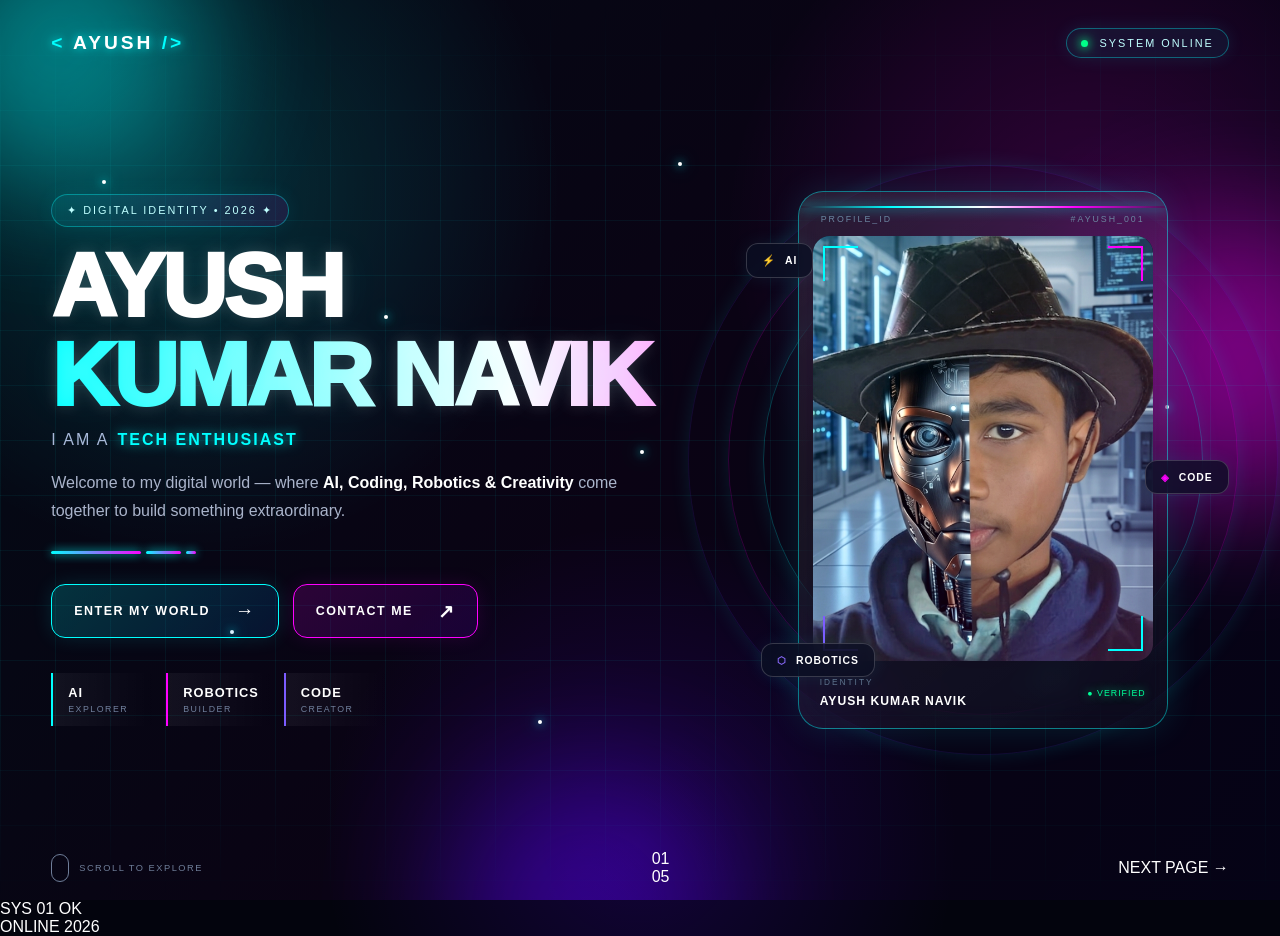
<file: index.html>
<!DOCTYPE html>
<html lang="en">
<head>
    <meta charset="UTF-8">
    <meta name="viewport" content="width=device-width, initial-scale=1.0">

    <title>Ayush Kumar Navik | Digital Identity</title>

    <link rel="stylesheet" href="style.css">
</head>

<body>

    <!-- FUTURISTIC BACKGROUND -->
    <div class="background">
        <div class="orb orb1"></div>
        <div class="orb orb2"></div>
        <div class="orb orb3"></div>

        <div class="grid"></div>

        <div class="particles">
            <span></span><span></span><span></span><span></span><span></span>
            <span></span><span></span><span></span><span></span><span></span>
        </div>
    </div>


    <!-- NAVIGATION -->
    <header class="navbar">

        <div class="logo">
            <span>&lt;</span> AYUSH <span>/&gt;</span>
        </div>

        <div class="status">
            <i></i> SYSTEM ONLINE
        </div>

    </header>


    <!-- MAIN CONTENT -->
    <main class="hero">

        <!-- INTRO -->
        <section class="hero-content">

            <div class="small-tag">
                ✦ DIGITAL IDENTITY • 2026 ✦
            </div>

            <h1>
                AYUSH
                <span>KUMAR NAVIK</span>
            </h1>

            <div class="typing-area">
                <span>I AM A </span>
                <strong>TECH ENTHUSIAST</strong>
            </div>

            <p class="intro">
                Welcome to my digital world — where
                <b>AI, Coding, Robotics & Creativity</b>
                come together to build something extraordinary.
            </p>


            <!-- DECORATIVE ENERGY LINE -->
            <div class="tech-line">
                <span></span>
                <span></span>
                <span></span>
            </div>


            <!-- NAVIGATION BUTTONS -->
            <div class="hero-buttons">

                <a href="page.html" class="main-btn primary-btn">
                    <span>ENTER MY WORLD</span>
                    <b>→</b>
                </a>

                <a href="dude.html" class="main-btn contact-btn">
                    <span>CONTACT ME</span>
                    <b>↗</b>
                </a>

            </div>


            <!-- QUICK INFO -->
            <div class="quick-stats">

                <div class="stat">
                    <strong>AI</strong>
                    <span>EXPLORER</span>
                </div>

                <div class="stat">
                    <strong>ROBOTICS</strong>
                    <span>BUILDER</span>
                </div>

                <div class="stat">
                    <strong>CODE</strong>
                    <span>CREATOR</span>
                </div>

            </div>

        </section>


        <!-- PROFILE -->
        <section class="profile-zone">

            <div class="energy-ring ring-one"></div>
            <div class="energy-ring ring-two"></div>
            <div class="energy-ring ring-three"></div>


            <div class="profile-card">

                <div class="scan-line"></div>

                <div class="profile-top">
                    <span>PROFILE_ID</span>
                    <span>#AYUSH_001</span>
                </div>


                <div class="photo-container">

                    <div class="corner c1"></div>
                    <div class="corner c2"></div>
                    <div class="corner c3"></div>
                    <div class="corner c4"></div>

                    <img
                        src="Ayushkumarnavik.jpg"
                        alt="Ayush Kumar Navik"
                    >

                    <div class="image-glow"></div>

                </div>


                <div class="profile-bottom">

                    <div>
                        <small>IDENTITY</small>
                        <strong>AYUSH KUMAR NAVIK</strong>
                    </div>

                    <div class="verified">
                        ● VERIFIED
                    </div>

                </div>

            </div>


            <!-- FLOATING MOVING ELEMENTS -->
            <div class="floating-chip chip-one">
                <span>⚡</span> AI
            </div>

            <div class="floating-chip chip-two">
                <span>◈</span> CODE
            </div>

            <div class="floating-chip chip-three">
                <span>⬡</span> ROBOTICS
            </div>

        </section>

    </main>


    <!-- BOTTOM NAVIGATION -->
    <footer class="bottom-bar">

        <div class="scroll-indicator">
            <span class="scroll-wheel"></span>
            SCROLL TO EXPLORE
        </div>

        <div class="page-number">
            <span>01</span>
            <div></div>
            <span>05</span>
        </div>

        <a href="page.html" class="next-page">
            NEXT PAGE <span>→</span>
        </a>

    </footer>


    <!-- HUD DECORATIONS -->
    <div class="hud hud-left">
        <span>SYS</span>
        <span>01</span>
        <span>OK</span>
    </div>

    <div class="hud hud-right">
        <span>ONLINE</span>
        <span>2026</span>
    </div>

</body>
</html>
</file>
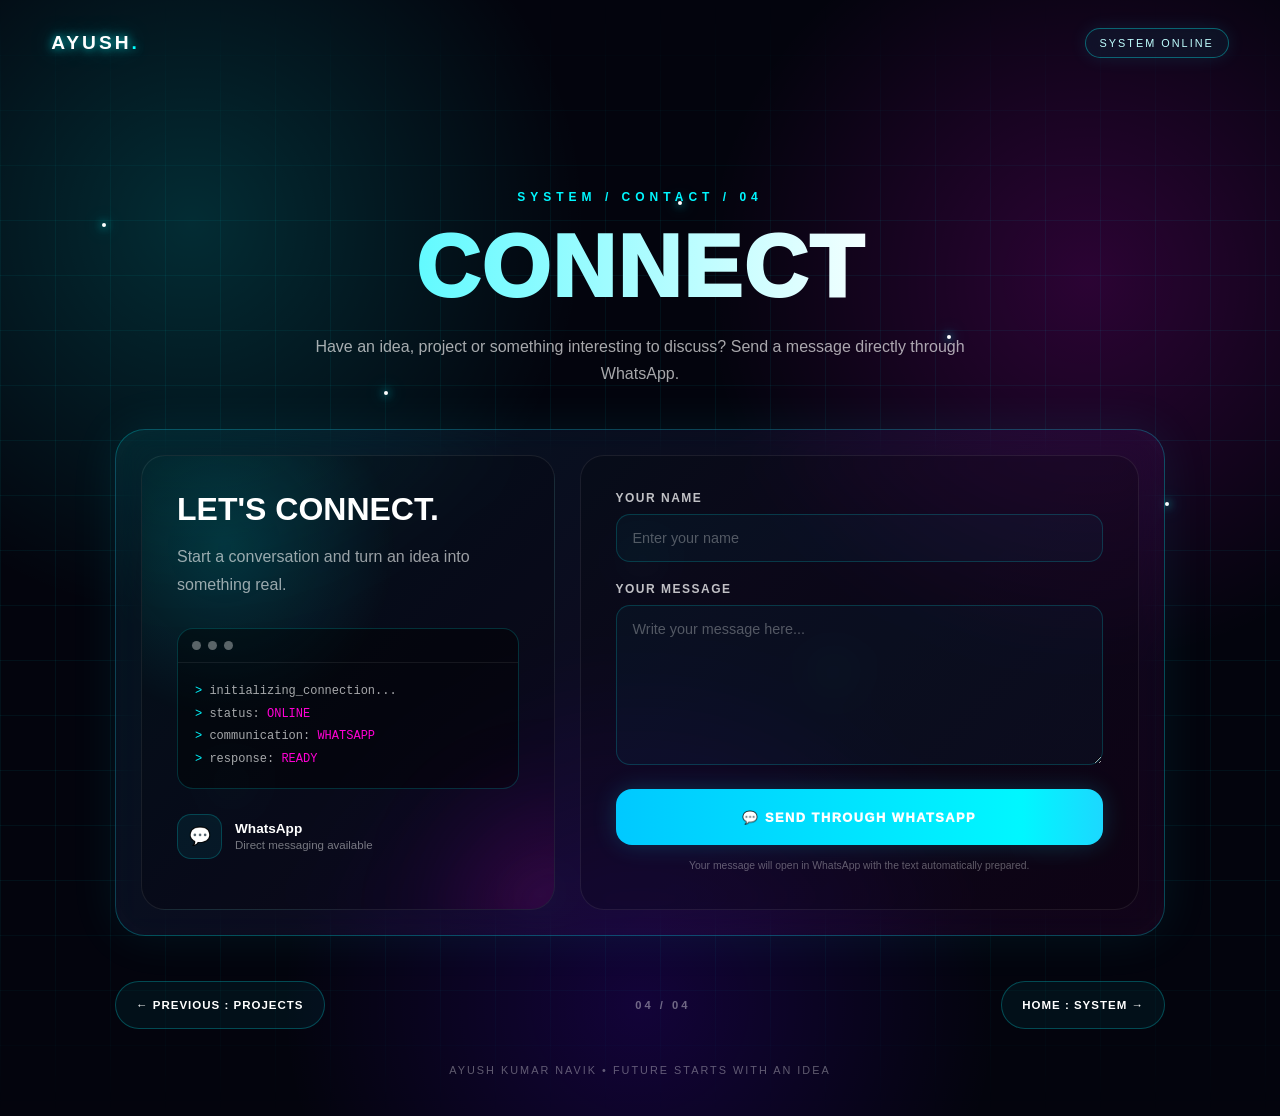
<file: dude.html>
<!DOCTYPE html>
<html lang="en">
<head>
    <meta charset="UTF-8">
    <meta name="viewport" content="width=device-width, initial-scale=1.0">

    <title>Contact | Ayush Kumar Navik</title>

    <link rel="stylesheet" href="style.css">

    <style>
        /* ================================
           CONTACT PAGE
        ================================= */

        .contact-page {
            min-height: 100vh;
            padding: 105px 18px 40px;
            position: relative;
            z-index: 5;
        }

        .contact-container {
            width: min(1050px, 100%);
            margin: auto;
        }

        /* HEADER */

        .contact-heading {
            text-align: center;
            margin-bottom: 42px;
        }

        .contact-heading .small-title {
            color: #00f7ff;
            font-size: 0.75rem;
            font-weight: 900;
            letter-spacing: 5px;
            margin-bottom: 12px;
        }

        .contact-heading h1 {
            margin: 0;

            font-size: clamp(2.7rem, 8vw, 5.5rem);
            font-weight: 1000;
            letter-spacing: 2px;

            background:
                linear-gradient(
                    90deg,
                    #00f7ff,
                    #ffffff,
                    #ff00d4,
                    #8b5cff,
                    #00f7ff
                );

            background-size: 300%;

            -webkit-background-clip: text;
            background-clip: text;

            color: transparent;

            animation: gradientText 7s linear infinite;
        }

        .contact-heading p {
            max-width: 650px;
            margin: 15px auto 0;

            color: rgba(255,255,255,0.65);
            line-height: 1.7;
        }

        /* MAIN CONTACT CARD */

        .contact-card {
            display: grid;
            grid-template-columns: 0.85fr 1.15fr;
            gap: 25px;

            padding: 25px;

            border-radius: 30px;

            border: 1px solid rgba(0,247,255,0.25);

            background:
                linear-gradient(
                    135deg,
                    rgba(0,247,255,0.08),
                    rgba(139,92,255,0.08),
                    rgba(255,0,212,0.06)
                );

            backdrop-filter: blur(18px);

            box-shadow:
                0 0 50px rgba(0,247,255,0.08),
                inset 0 0 40px rgba(255,255,255,0.015);
        }

        /* LEFT SIDE */

        .contact-info {
            position: relative;
            overflow: hidden;

            min-height: 450px;

            padding: 35px;

            border-radius: 24px;

            background:
                radial-gradient(
                    circle at 20% 20%,
                    rgba(0,247,255,0.15),
                    transparent 35%
                ),
                rgba(0,0,0,0.2);

            border: 1px solid rgba(255,255,255,0.08);
        }

        .contact-info::after {
            content: "";

            position: absolute;

            width: 180px;
            height: 180px;

            border-radius: 50%;

            right: -90px;
            bottom: -90px;

            background: rgba(255,0,212,0.15);

            filter: blur(55px);
        }

        .contact-info h2 {
            margin: 0 0 15px;

            font-size: 2rem;
            color: white;
        }

        .contact-info > p {
            color: rgba(255,255,255,0.6);
            line-height: 1.7;
        }

        /* TERMINAL */

        .terminal {
            margin-top: 30px;

            border-radius: 16px;

            overflow: hidden;

            border: 1px solid rgba(0,247,255,0.18);

            background: rgba(0,0,0,0.4);
        }

        .terminal-top {
            display: flex;
            gap: 7px;

            padding: 12px 14px;

            border-bottom: 1px solid rgba(255,255,255,0.07);
        }

        .terminal-dot {
            width: 9px;
            height: 9px;

            border-radius: 50%;

            background: rgba(255,255,255,0.35);
        }

        .terminal-body {
            padding: 17px;

            font-family: monospace;

            font-size: 0.75rem;

            line-height: 1.9;

            color: rgba(255,255,255,0.65);
        }

        .terminal-body .cyan {
            color: #00f7ff;
        }

        .terminal-body .pink {
            color: #ff00d4;
        }

        /* CONTACT DETAILS */

        .contact-detail {
            display: flex;
            align-items: center;
            gap: 13px;

            margin-top: 25px;
        }

        .detail-icon {
            width: 45px;
            height: 45px;

            display: flex;
            align-items: center;
            justify-content: center;

            border-radius: 14px;

            border: 1px solid rgba(0,247,255,0.2);

            background: rgba(0,247,255,0.06);

            font-size: 1.1rem;
        }

        .contact-detail strong {
            display: block;
            color: white;
            font-size: 0.85rem;
        }

        .contact-detail span {
            display: block;
            color: rgba(255,255,255,0.45);
            font-size: 0.72rem;
            margin-top: 3px;
        }

        /* FORM */

        .contact-form {
            padding: 35px;

            border-radius: 24px;

            border: 1px solid rgba(255,255,255,0.08);

            background: rgba(0,0,0,0.18);
        }

        .form-label {
            display: block;

            margin-bottom: 9px;

            color: rgba(255,255,255,0.75);

            font-size: 0.75rem;

            font-weight: 900;

            letter-spacing: 1.5px;
        }

        .input-box {
            width: 100%;

            box-sizing: border-box;

            padding: 15px 16px;

            margin-bottom: 20px;

            border-radius: 14px;

            border: 1px solid rgba(0,247,255,0.18);

            outline: none;

            background: rgba(0,247,255,0.035);

            color: white;

            font-family: inherit;

            font-size: 0.9rem;

            transition: 0.3s ease;
        }

        .input-box::placeholder {
            color: rgba(255,255,255,0.3);
        }

        .input-box:focus {
            border-color: #00f7ff;

            background: rgba(0,247,255,0.06);

            box-shadow:
                0 0 20px rgba(0,247,255,0.1);
        }

        textarea.input-box {
            min-height: 160px;
            resize: vertical;
        }

        /* SEND BUTTON */

        .whatsapp-btn {
            width: 100%;

            min-height: 56px;

            border: 0;
            border-radius: 16px;

            cursor: pointer;

            color: white;

            font-family: inherit;

            font-size: 0.8rem;

            font-weight: 1000;

            letter-spacing: 1.5px;

            background:
                linear-gradient(
                    90deg,
                    #00c9ff,
                    #00f7ff,
                    #8b5cff,
                    #ff00d4
                );

            background-size: 250%;

            box-shadow:
                0 0 25px rgba(0,247,255,0.18);

            transition:
                transform 0.3s ease,
                box-shadow 0.3s ease;

            animation: buttonFlow 5s linear infinite;
        }

        .whatsapp-btn:hover {
            transform: translateY(-4px);

            box-shadow:
                0 0 35px rgba(0,247,255,0.35),
                0 0 60px rgba(255,0,212,0.15);
        }

        @keyframes buttonFlow {
            0% {
                background-position: 0%;
            }

            100% {
                background-position: 250%;
            }
        }

        .form-note {
            text-align: center;

            margin-top: 13px;

            color: rgba(255,255,255,0.35);

            font-size: 0.65rem;

            line-height: 1.5;
        }

        /* SUCCESS MESSAGE */

        .success-message {
            display: none;

            margin-top: 15px;

            padding: 13px;

            border-radius: 12px;

            text-align: center;

            color: #dfffff;

            background: rgba(0,247,255,0.07);

            border: 1px solid rgba(0,247,255,0.2);

            font-size: 0.75rem;
        }

        /* NAVIGATION */

        .page-navigation {
            display: flex;

            justify-content: space-between;

            align-items: center;

            gap: 15px;

            margin-top: 45px;
        }

        .nav-page-btn {
            display: inline-flex;

            align-items: center;
            justify-content: center;

            min-height: 48px;

            padding: 0 20px;

            border-radius: 50px;

            color: white;

            text-decoration: none;

            border: 1px solid rgba(0,247,255,0.25);

            background: rgba(0,247,255,0.05);

            font-size: 0.72rem;

            font-weight: 900;

            letter-spacing: 1px;

            transition: 0.3s ease;
        }

        .nav-page-btn:hover {
            transform: translateY(-3px);

            border-color: #00f7ff;

            background: rgba(0,247,255,0.12);

            box-shadow:
                0 0 25px rgba(0,247,255,0.18);
        }

        .page-counter {
            color: rgba(255,255,255,0.4);

            font-size: 0.7rem;

            font-weight: 900;

            letter-spacing: 3px;
        }

        /* FINAL LINE */

        .final-line {
            text-align: center;

            margin-top: 35px;

            color: rgba(255,255,255,0.35);

            font-size: 0.68rem;

            letter-spacing: 2px;
        }

        /* MOBILE */

        @media (max-width: 850px) {

            .contact-page {
                padding: 95px 14px 30px;
            }

            .contact-card {
                grid-template-columns: 1fr;
                padding: 14px;
            }

            .contact-info {
                min-height: auto;
                padding: 27px;
            }

            .contact-form {
                padding: 27px;
            }
        }

        @media (max-width: 520px) {

            .contact-heading h1 {
                font-size: 2.65rem;
            }

            .contact-heading p {
                font-size: 0.82rem;
            }

            .contact-info,
            .contact-form {
                padding: 22px;
            }

            .contact-info h2 {
                font-size: 1.55rem;
            }

            .page-navigation {
                flex-direction: column;
            }

            .nav-page-btn {
                width: 100%;
            }

            .page-counter {
                order: -1;
            }
        }
    </style>
</head>

<body>

    <!-- FUTURISTIC BACKGROUND -->

    <div class="orb orb-one"></div>
    <div class="orb orb-two"></div>
    <div class="grid"></div>

    <div class="particles">
        <span></span>
        <span></span>
        <span></span>
        <span></span>
        <span></span>
        <span></span>
        <span></span>
        <span></span>
        <span></span>
        <span></span>
    </div>


    <!-- NAVBAR -->

    <nav class="navbar">

        <a href="index.html" class="logo">
            AYUSH<span>.</span>
        </a>

        <div class="status">
            <span></span>
            SYSTEM ONLINE
        </div>

    </nav>


    <!-- CONTACT PAGE -->

    <main class="contact-page">

        <div class="contact-container">


            <!-- HEADING -->

            <header class="contact-heading">

                <div class="small-title">
                    SYSTEM / CONTACT / 04
                </div>

                <h1>CONNECT</h1>

                <p>
                    Have an idea, project or something interesting
                    to discuss? Send a message directly through
                    WhatsApp.
                </p>

            </header>


            <!-- CONTACT CARD -->

            <section class="contact-card">


                <!-- LEFT -->

                <div class="contact-info">

                    <h2>
                        LET'S CONNECT.
                    </h2>

                    <p>
                        Start a conversation and turn an idea
                        into something real.
                    </p>


                    <!-- TERMINAL -->

                    <div class="terminal">

                        <div class="terminal-top">

                            <span class="terminal-dot"></span>
                            <span class="terminal-dot"></span>
                            <span class="terminal-dot"></span>

                        </div>

                        <div class="terminal-body">

                            <div>
                                <span class="cyan">></span>
                                initializing_connection...
                            </div>

                            <div>
                                <span class="cyan">></span>
                                status:
                                <span class="pink">ONLINE</span>
                            </div>

                            <div>
                                <span class="cyan">></span>
                                communication:
                                <span class="pink">WHATSAPP</span>
                            </div>

                            <div>
                                <span class="cyan">></span>
                                response:
                                <span class="pink">READY</span>
                            </div>

                        </div>

                    </div>


                    <!-- CONTACT DETAIL -->

                    <div class="contact-detail">

                        <div class="detail-icon">
                            💬
                        </div>

                        <div>
                            <strong>WhatsApp</strong>
                            <span>Direct messaging available</span>
                        </div>

                    </div>

                </div>


                <!-- RIGHT FORM -->

                <div class="contact-form">

                    <form id="whatsappForm">

                        <label class="form-label" for="visitorName">
                            YOUR NAME
                        </label>

                        <input
                            class="input-box"
                            id="visitorName"
                            type="text"
                            placeholder="Enter your name"
                            maxlength="50"
                            required
                        >


                        <label class="form-label" for="visitorMessage">
                            YOUR MESSAGE
                        </label>

                        <textarea
                            class="input-box"
                            id="visitorMessage"
                            placeholder="Write your message here..."
                            maxlength="1000"
                            required
                        ></textarea>


                        <button
                            class="whatsapp-btn"
                            type="submit"
                        >
                            💬 SEND THROUGH WHATSAPP
                        </button>

                        <div
                            class="success-message"
                            id="successMessage"
                        >
                            Message prepared. Opening WhatsApp...
                        </div>

                        <div class="form-note">
                            Your message will open in WhatsApp
                            with the text automatically prepared.
                        </div>

                    </form>

                </div>

            </section>


            <!-- NAVIGATION -->

            <div class="page-navigation">

                <a href="hello.html" class="nav-page-btn">
                    ← PREVIOUS : PROJECTS
                </a>

                <div class="page-counter">
                    04 / 04
                </div>

                <a href="index.html" class="nav-page-btn">
                    HOME : SYSTEM →
                </a>

            </div>


            <div class="final-line">
                AYUSH KUMAR NAVIK • FUTURE STARTS WITH AN IDEA
            </div>

        </div>

    </main>


    <!-- WHATSAPP SCRIPT -->

    <script>
        const form = document.getElementById("whatsappForm");
        const successMessage = document.getElementById("successMessage");

        form.addEventListener("submit", function(event) {

            event.preventDefault();

            const name =
                document.getElementById("visitorName").value.trim();

            const message =
                document.getElementById("visitorMessage").value.trim();

            if (!name || !message) {
                return;
            }

            const phoneNumber = "917739362847";

            const whatsappMessage =
                "Hello Ayush!%0A%0A" +
                "Name: " +
                encodeURIComponent(name) +
                "%0A%0A" +
                "Message:%0A" +
                encodeURIComponent(message);

            const whatsappURL =
                "https://wa.me/" +
                phoneNumber +
                "?text=" +
                whatsappMessage;

            successMessage.style.display = "block";

            setTimeout(function() {

                window.open(
                    whatsappURL,
                    "_blank"
                );

            }, 500);

        });
    </script>

</body>
</html>
</file>
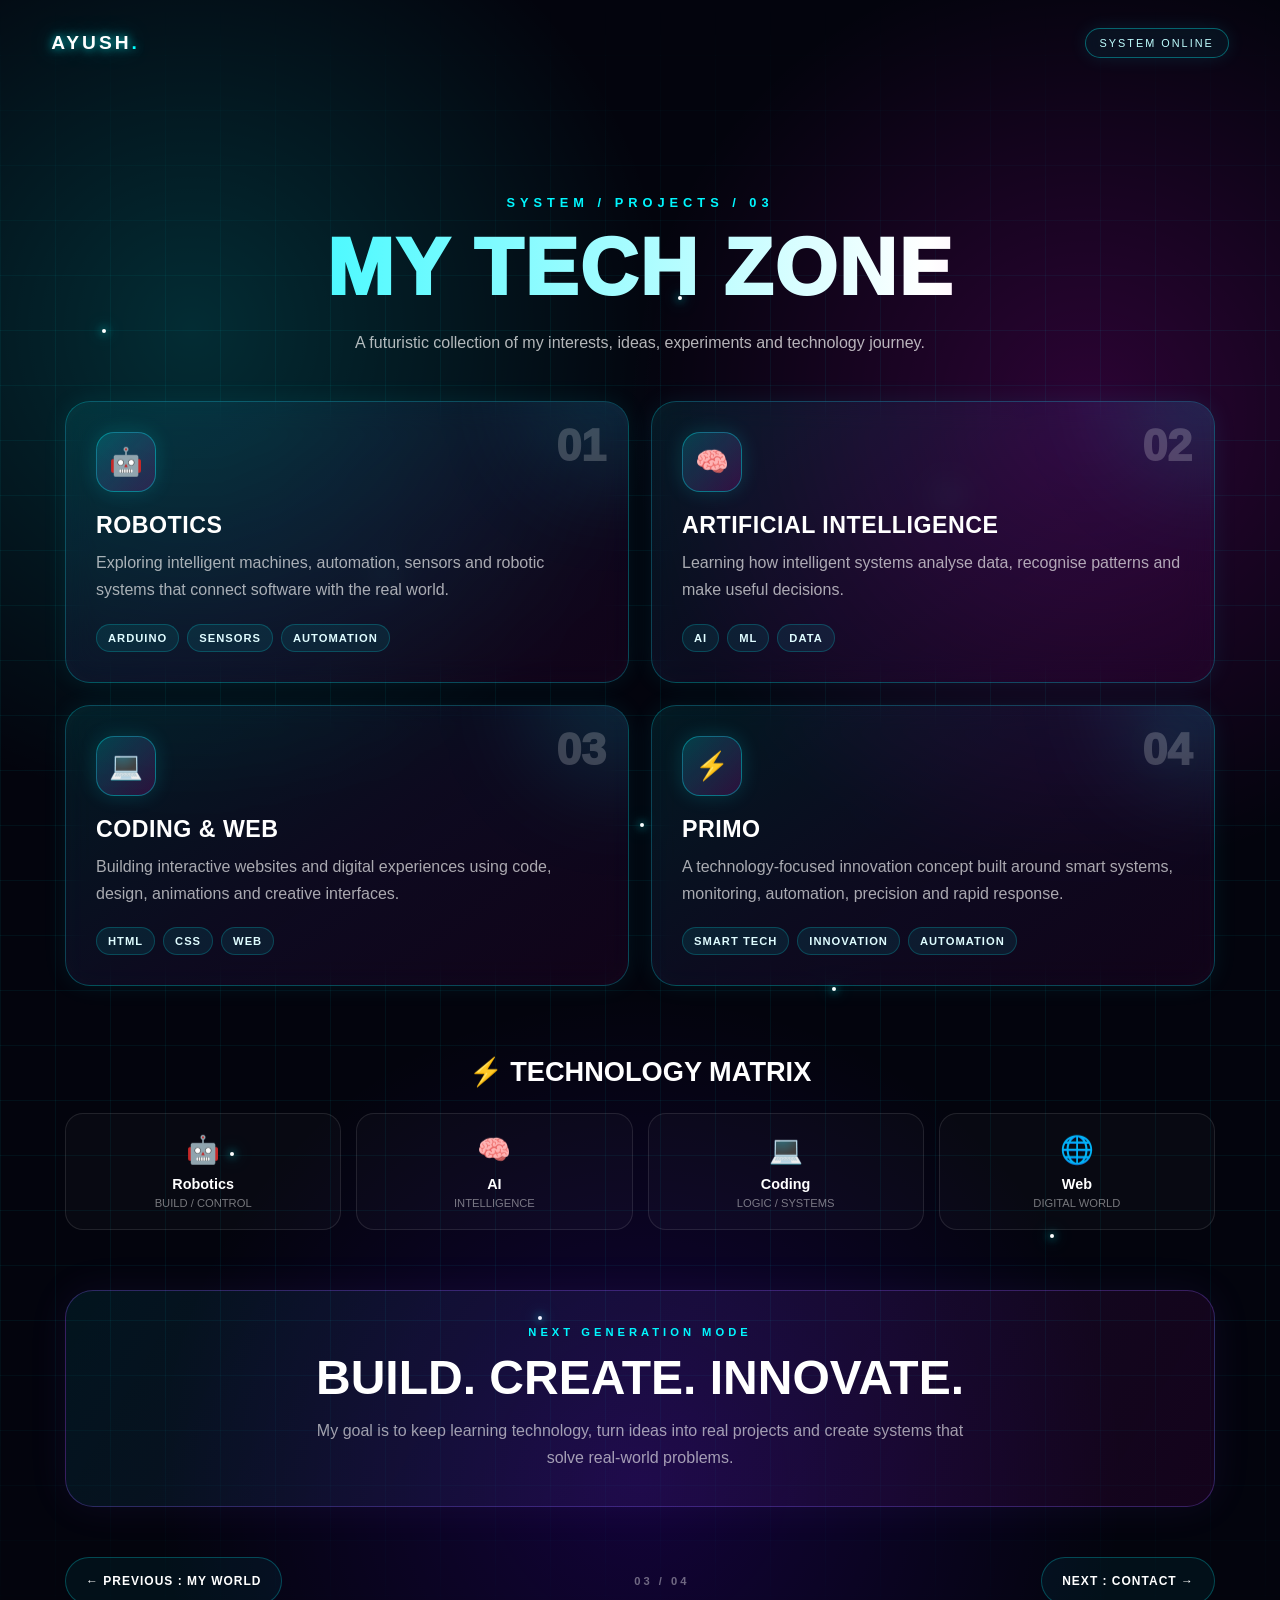
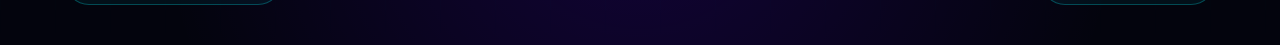
<file: hello.html>
<!DOCTYPE html>
<html lang="en">
<head>
    <meta charset="UTF-8">
    <meta name="viewport" content="width=device-width, initial-scale=1.0">

    <title>Projects | Ayush Kumar Navik</title>

    <link rel="stylesheet" href="style.css">

    <style>
        /* ================================
           PROJECTS PAGE
        ================================= */

        .projects-page {
            min-height: 100vh;
            padding: 110px 20px 40px;
            position: relative;
            z-index: 5;
        }

        .projects-container {
            width: min(1150px, 100%);
            margin: auto;
        }

        .page-heading {
            text-align: center;
            margin-bottom: 45px;
        }

        .page-heading .small-title {
            color: #00f7ff;
            font-size: 0.8rem;
            letter-spacing: 5px;
            font-weight: 800;
            margin-bottom: 12px;
        }

        .page-heading h1 {
            margin: 0;
            font-size: clamp(2.5rem, 7vw, 5rem);
            font-weight: 1000;
            letter-spacing: 2px;
            background: linear-gradient(
                90deg,
                #00f7ff,
                #ffffff,
                #ff00d4,
                #8b5cff,
                #00f7ff
            );
            background-size: 300%;
            -webkit-background-clip: text;
            background-clip: text;
            color: transparent;
            animation: gradientText 7s linear infinite;
        }

        .page-heading p {
            max-width: 700px;
            margin: 15px auto 0;
            color: rgba(255,255,255,0.7);
            line-height: 1.7;
        }

        /* PROJECT GRID */

        .project-grid {
            display: grid;
            grid-template-columns: repeat(2, 1fr);
            gap: 22px;
        }

        .project-card {
            position: relative;
            overflow: hidden;
            padding: 30px;
            min-height: 250px;

            border: 1px solid rgba(0,247,255,0.25);
            border-radius: 25px;

            background:
                linear-gradient(
                    145deg,
                    rgba(0,247,255,0.09),
                    rgba(139,92,255,0.08),
                    rgba(255,0,212,0.06)
                );

            backdrop-filter: blur(15px);

            box-shadow:
                0 0 25px rgba(0,247,255,0.08),
                inset 0 0 30px rgba(255,255,255,0.015);

            transition:
                transform 0.4s ease,
                border-color 0.4s ease,
                box-shadow 0.4s ease;
        }

        .project-card:hover {
            transform: translateY(-8px) scale(1.015);

            border-color: rgba(0,247,255,0.8);

            box-shadow:
                0 0 35px rgba(0,247,255,0.25),
                0 0 80px rgba(139,92,255,0.12),
                inset 0 0 30px rgba(255,255,255,0.03);
        }

        .project-card::before {
            content: "";
            position: absolute;
            width: 180px;
            height: 180px;
            border-radius: 50%;

            background: rgba(0,247,255,0.12);

            filter: blur(50px);

            top: -100px;
            right: -80px;

            pointer-events: none;
        }

        .project-number {
            position: absolute;
            top: 18px;
            right: 22px;

            color: rgba(255,255,255,0.2);
            font-size: 2.8rem;
            font-weight: 1000;
        }

        .project-icon {
            width: 60px;
            height: 60px;

            display: flex;
            align-items: center;
            justify-content: center;

            border-radius: 18px;

            font-size: 1.7rem;

            background:
                linear-gradient(
                    135deg,
                    rgba(0,247,255,0.18),
                    rgba(255,0,212,0.15)
                );

            border: 1px solid rgba(0,247,255,0.35);

            box-shadow:
                0 0 20px rgba(0,247,255,0.15);

            margin-bottom: 20px;
        }

        .project-card h2 {
            margin: 0 0 10px;

            font-size: 1.45rem;
            color: #fff;

            letter-spacing: 0.5px;
        }

        .project-card p {
            color: rgba(255,255,255,0.65);
            line-height: 1.7;
            margin: 0 0 20px;
        }

        .tech-tags {
            display: flex;
            flex-wrap: wrap;
            gap: 8px;
        }

        .tech-tag {
            padding: 7px 11px;

            border-radius: 50px;

            font-size: 0.7rem;
            font-weight: 800;
            letter-spacing: 1px;

            color: #dffcff;

            background: rgba(0,247,255,0.08);
            border: 1px solid rgba(0,247,255,0.2);
        }

        /* SKILLS */

        .skills-section {
            margin-top: 70px;
        }

        .section-title {
            text-align: center;
            font-size: 1.7rem;
            margin-bottom: 25px;
            color: #fff;
        }

        .skills-grid {
            display: grid;
            grid-template-columns: repeat(4, 1fr);
            gap: 15px;
        }

        .skill-box {
            padding: 20px 15px;
            text-align: center;

            border-radius: 18px;

            border: 1px solid rgba(255,255,255,0.1);

            background: rgba(255,255,255,0.025);

            transition: 0.3s ease;
        }

        .skill-box:hover {
            transform: translateY(-5px);

            border-color: rgba(255,0,212,0.45);

            box-shadow:
                0 0 25px rgba(255,0,212,0.1);
        }

        .skill-box .skill-icon {
            font-size: 1.7rem;
            margin-bottom: 10px;
        }

        .skill-box strong {
            display: block;
            color: #fff;
            font-size: 0.9rem;
        }

        .skill-box span {
            display: block;
            color: rgba(255,255,255,0.45);
            font-size: 0.7rem;
            margin-top: 5px;
        }

        /* FUTURE PANEL */

        .future-panel {
            margin-top: 60px;
            padding: 35px;

            text-align: center;

            border-radius: 28px;

            border: 1px solid rgba(139,92,255,0.3);

            background:
                linear-gradient(
                    120deg,
                    rgba(0,247,255,0.07),
                    rgba(139,92,255,0.1),
                    rgba(255,0,212,0.07)
                );

            box-shadow:
                0 0 40px rgba(139,92,255,0.08);
        }

        .future-panel .future-label {
            color: #00f7ff;
            font-size: 0.7rem;
            font-weight: 900;
            letter-spacing: 4px;
        }

        .future-panel h2 {
            font-size: clamp(1.7rem, 5vw, 3rem);
            margin: 12px 0;
        }

        .future-panel p {
            max-width: 650px;
            margin: auto;
            color: rgba(255,255,255,0.6);
            line-height: 1.7;
        }

        /* NAVIGATION */

        .page-navigation {
            display: flex;
            justify-content: space-between;
            align-items: center;
            gap: 15px;

            margin-top: 50px;
        }

        .nav-page-btn {
            display: inline-flex;
            align-items: center;
            justify-content: center;

            min-height: 48px;
            padding: 0 20px;

            border-radius: 50px;

            color: white;
            text-decoration: none;

            border: 1px solid rgba(0,247,255,0.25);

            background: rgba(0,247,255,0.05);

            font-size: 0.75rem;
            font-weight: 900;
            letter-spacing: 1px;

            transition: 0.3s ease;
        }

        .nav-page-btn:hover {
            transform: translateY(-3px);

            background: rgba(0,247,255,0.12);

            border-color: #00f7ff;

            box-shadow:
                0 0 25px rgba(0,247,255,0.2);
        }

        .page-counter {
            color: rgba(255,255,255,0.4);
            font-size: 0.7rem;
            letter-spacing: 3px;
            font-weight: 900;
        }

        /* MOBILE */

        @media (max-width: 800px) {

            .projects-page {
                padding: 95px 14px 30px;
            }

            .project-grid {
                grid-template-columns: 1fr;
            }

            .skills-grid {
                grid-template-columns: repeat(2, 1fr);
            }

            .project-card {
                min-height: auto;
            }

            .future-panel {
                padding: 28px 18px;
            }
        }

        @media (max-width: 500px) {

            .page-heading {
                margin-bottom: 30px;
            }

            .page-heading h1 {
                font-size: 2.5rem;
            }

            .project-card {
                padding: 23px;
                border-radius: 20px;
            }

            .project-card h2 {
                font-size: 1.25rem;
            }

            .skills-grid {
                gap: 10px;
            }

            .skill-box {
                padding: 17px 8px;
            }

            .page-navigation {
                flex-direction: column;
            }

            .nav-page-btn {
                width: 100%;
            }

            .page-counter {
                order: -1;
            }
        }
    </style>
</head>

<body>

    <!-- FUTURISTIC BACKGROUND -->

    <div class="orb orb-one"></div>
    <div class="orb orb-two"></div>
    <div class="grid"></div>

    <div class="particles">
        <span></span>
        <span></span>
        <span></span>
        <span></span>
        <span></span>
        <span></span>
        <span></span>
        <span></span>
        <span></span>
        <span></span>
    </div>


    <!-- NAVBAR -->

    <nav class="navbar">

        <a href="index.html" class="logo">
            AYUSH<span>.</span>
        </a>

        <div class="status">
            <span></span>
            SYSTEM ONLINE
        </div>

    </nav>


    <!-- MAIN -->

    <main class="projects-page">

        <div class="projects-container">


            <!-- HEADING -->

            <header class="page-heading">

                <div class="small-title">
                    SYSTEM / PROJECTS / 03
                </div>

                <h1>MY TECH ZONE</h1>

                <p>
                    A futuristic collection of my interests, ideas,
                    experiments and technology journey.
                </p>

            </header>


            <!-- PROJECTS -->

            <section class="project-grid">


                <!-- PROJECT 01 -->

                <article class="project-card">

                    <div class="project-number">01</div>

                    <div class="project-icon">
                        🤖
                    </div>

                    <h2>ROBOTICS</h2>

                    <p>
                        Exploring intelligent machines, automation,
                        sensors and robotic systems that connect
                        software with the real world.
                    </p>

                    <div class="tech-tags">
                        <span class="tech-tag">ARDUINO</span>
                        <span class="tech-tag">SENSORS</span>
                        <span class="tech-tag">AUTOMATION</span>
                    </div>

                </article>


                <!-- PROJECT 02 -->

                <article class="project-card">

                    <div class="project-number">02</div>

                    <div class="project-icon">
                        🧠
                    </div>

                    <h2>ARTIFICIAL INTELLIGENCE</h2>

                    <p>
                        Learning how intelligent systems analyse data,
                        recognise patterns and make useful decisions.
                    </p>

                    <div class="tech-tags">
                        <span class="tech-tag">AI</span>
                        <span class="tech-tag">ML</span>
                        <span class="tech-tag">DATA</span>
                    </div>

                </article>


                <!-- PROJECT 03 -->

                <article class="project-card">

                    <div class="project-number">03</div>

                    <div class="project-icon">
                        💻
                    </div>

                    <h2>CODING & WEB</h2>

                    <p>
                        Building interactive websites and digital
                        experiences using code, design, animations
                        and creative interfaces.
                    </p>

                    <div class="tech-tags">
                        <span class="tech-tag">HTML</span>
                        <span class="tech-tag">CSS</span>
                        <span class="tech-tag">WEB</span>
                    </div>

                </article>


                <!-- PROJECT 04 -->

                <article class="project-card">

                    <div class="project-number">04</div>

                    <div class="project-icon">
                        ⚡
                    </div>

                    <h2>PRIMO</h2>

                    <p>
                        A technology-focused innovation concept built
                        around smart systems, monitoring, automation,
                        precision and rapid response.
                    </p>

                    <div class="tech-tags">
                        <span class="tech-tag">SMART TECH</span>
                        <span class="tech-tag">INNOVATION</span>
                        <span class="tech-tag">AUTOMATION</span>
                    </div>

                </article>

            </section>


            <!-- SKILLS -->

            <section class="skills-section">

                <h2 class="section-title">
                    ⚡ TECHNOLOGY MATRIX
                </h2>

                <div class="skills-grid">

                    <div class="skill-box">
                        <div class="skill-icon">🤖</div>
                        <strong>Robotics</strong>
                        <span>BUILD / CONTROL</span>
                    </div>

                    <div class="skill-box">
                        <div class="skill-icon">🧠</div>
                        <strong>AI</strong>
                        <span>INTELLIGENCE</span>
                    </div>

                    <div class="skill-box">
                        <div class="skill-icon">💻</div>
                        <strong>Coding</strong>
                        <span>LOGIC / SYSTEMS</span>
                    </div>

                    <div class="skill-box">
                        <div class="skill-icon">🌐</div>
                        <strong>Web</strong>
                        <span>DIGITAL WORLD</span>
                    </div>

                </div>

            </section>


            <!-- FUTURE -->

            <section class="future-panel">

                <div class="future-label">
                    NEXT GENERATION MODE
                </div>

                <h2>
                    BUILD. CREATE. INNOVATE.
                </h2>

                <p>
                    My goal is to keep learning technology,
                    turn ideas into real projects and create
                    systems that solve real-world problems.
                </p>

            </section>


            <!-- NAVIGATION -->

            <div class="page-navigation">

                <a href="page.html" class="nav-page-btn">
                    ← PREVIOUS : MY WORLD
                </a>

                <div class="page-counter">
                    03 / 04
                </div>

                <a href="dude.html" class="nav-page-btn">
                    NEXT : CONTACT →
                </a>

            </div>

        </div>

    </main>

</body>
</html>
</file>
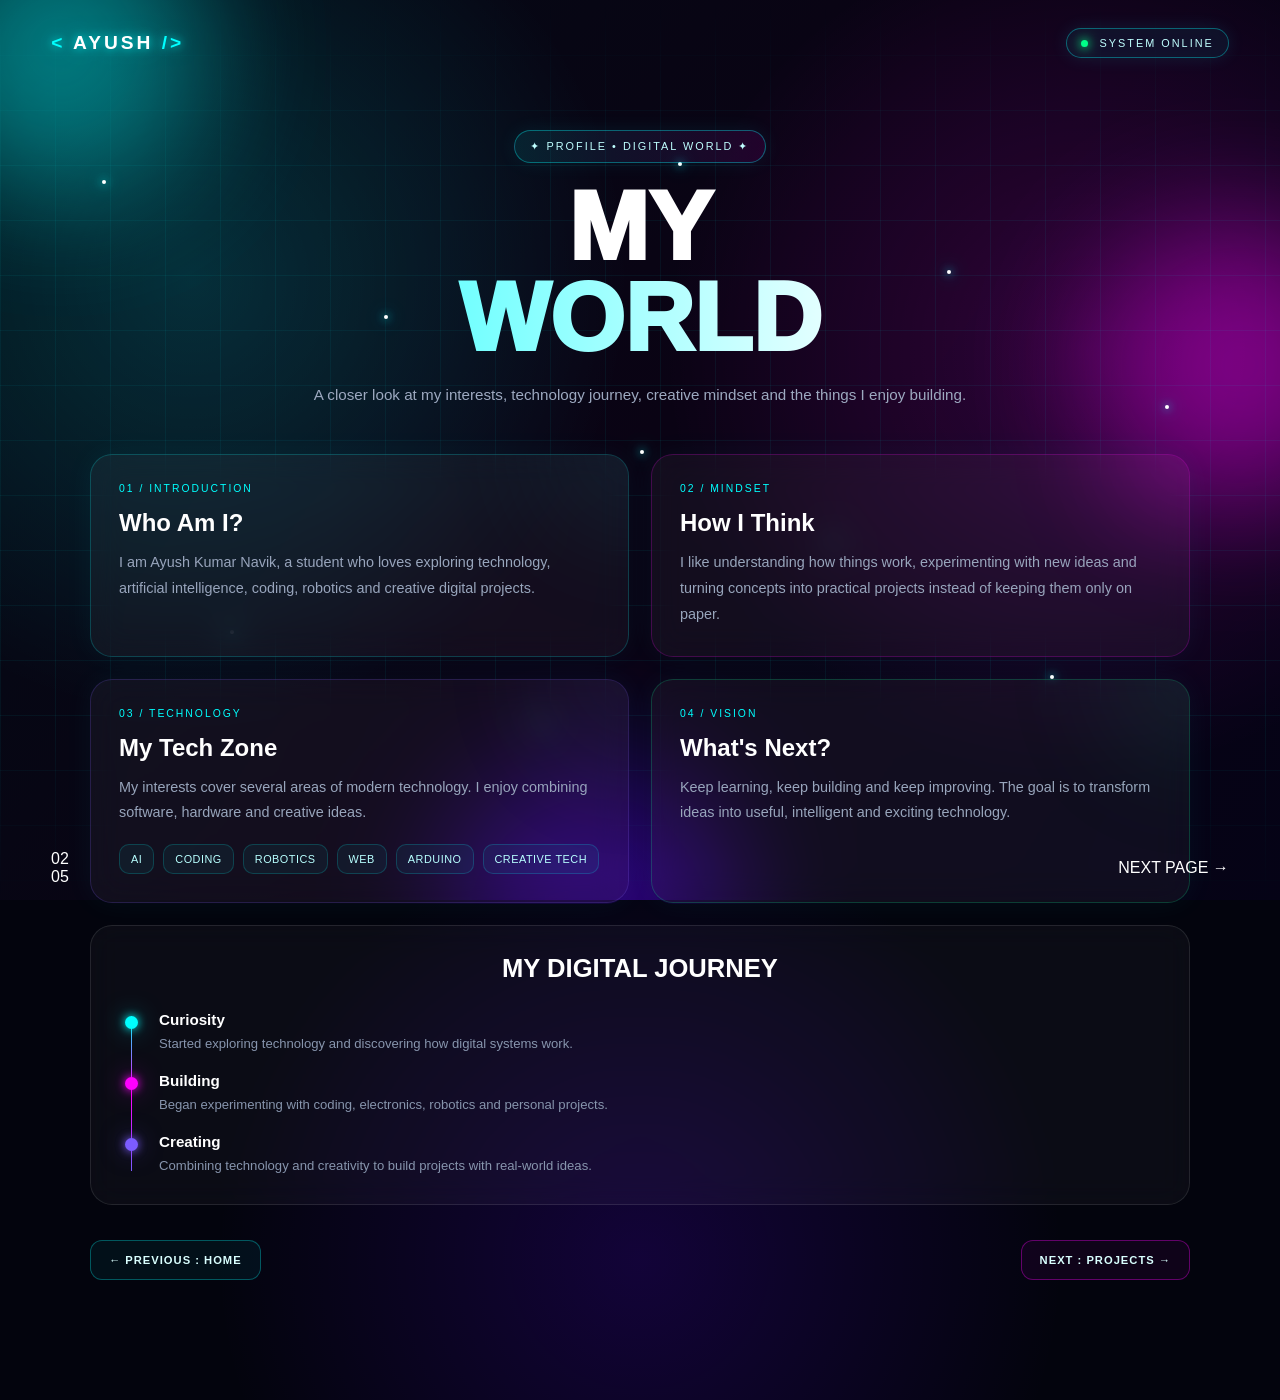
<file: page.html>
<!DOCTYPE html>
<html lang="en">
<head>
    <meta charset="UTF-8">
    <meta name="viewport" content="width=device-width, initial-scale=1.0">

    <title>My World | Ayush Kumar Navik</title>

    <link rel="stylesheet" href="style.css">

    <style>
        /* PAGE-SPECIFIC STYLES */

        .inner-page {
            width: min(1100px, 92%);
            margin: auto;
            padding: 45px 0 120px;
            position: relative;
            z-index: 5;
        }

        .page-heading {
            text-align: center;
            margin-bottom: 45px;
        }

        .page-heading .small-tag {
            margin-bottom: 18px;
        }

        .page-heading h1 {
            font-size: clamp(2.8rem, 8vw, 6rem);
            line-height: 0.95;
            margin-bottom: 18px;
            font-weight: 950;
        }

        .page-heading h1 span {
            display: block;
            background: linear-gradient(
                90deg,
                #00ffff,
                #ffffff,
                #ff00ff,
                #765cff,
                #00ffff
            );
            background-size: 300% auto;
            -webkit-background-clip: text;
            background-clip: text;
            color: transparent;
            animation: gradientText 5s linear infinite;
        }

        .page-heading p {
            max-width: 680px;
            margin: auto;
            color: #9da9c0;
            line-height: 1.8;
            font-size: 0.95rem;
        }

        .about-grid {
            display: grid;
            grid-template-columns: 1fr 1fr;
            gap: 22px;
        }

        .info-card {
            position: relative;
            padding: 28px;
            border: 1px solid rgba(0, 255, 255, 0.2);
            border-radius: 22px;
            background: rgba(255, 255, 255, 0.045);
            backdrop-filter: blur(16px);
            box-shadow: 0 0 30px rgba(0, 255, 255, 0.05);
            overflow: hidden;
            transition: transform 0.35s ease,
                        border-color 0.35s ease,
                        box-shadow 0.35s ease;
        }

        .info-card::before {
            content: "";
            position: absolute;
            width: 150px;
            height: 150px;
            right: -80px;
            top: -80px;
            border-radius: 50%;
            background: #00ffff;
            filter: blur(70px);
            opacity: 0.12;
        }

        .info-card:hover {
            transform: translateY(-7px);
            border-color: rgba(0, 255, 255, 0.55);
            box-shadow:
                0 0 30px rgba(0, 255, 255, 0.12),
                0 15px 50px rgba(0, 0, 0, 0.25);
        }

        .info-card:nth-child(2) {
            border-color: rgba(255, 0, 255, 0.2);
        }

        .info-card:nth-child(2)::before {
            background: #ff00ff;
        }

        .info-card:nth-child(3) {
            border-color: rgba(124, 92, 255, 0.2);
        }

        .info-card:nth-child(3)::before {
            background: #7c5cff;
        }

        .info-card:nth-child(4) {
            border-color: rgba(0, 255, 150, 0.2);
        }

        .info-card:nth-child(4)::before {
            background: #00ff96;
        }

        .card-number {
            color: #00ffff;
            font-size: 0.65rem;
            letter-spacing: 2px;
            margin-bottom: 15px;
        }

        .info-card h2 {
            font-size: 1.5rem;
            margin-bottom: 13px;
        }

        .info-card p {
            color: #98a5bc;
            line-height: 1.8;
            font-size: 0.9rem;
        }

        .tech-list {
            display: flex;
            flex-wrap: wrap;
            gap: 9px;
            margin-top: 18px;
        }

        .tech-list span {
            padding: 8px 11px;
            border: 1px solid rgba(0, 255, 255, 0.18);
            border-radius: 10px;
            background: rgba(0, 255, 255, 0.05);
            color: #b8ffff;
            font-size: 0.68rem;
            letter-spacing: 0.5px;
        }

        .journey {
            margin-top: 22px;
            padding: 28px;
            border: 1px solid rgba(255, 255, 255, 0.1);
            border-radius: 22px;
            background: rgba(255, 255, 255, 0.035);
            backdrop-filter: blur(15px);
        }

        .journey h2 {
            text-align: center;
            margin-bottom: 28px;
            font-size: 1.6rem;
        }

        .timeline {
            position: relative;
            display: grid;
            gap: 18px;
        }

        .timeline::before {
            content: "";
            position: absolute;
            left: 12px;
            top: 5px;
            bottom: 5px;
            width: 1px;
            background: linear-gradient(
                #00ffff,
                #ff00ff,
                #7c5cff
            );
        }

        .timeline-item {
            position: relative;
            padding-left: 40px;
        }

        .timeline-item::before {
            content: "";
            position: absolute;
            left: 6px;
            top: 5px;
            width: 13px;
            height: 13px;
            border-radius: 50%;
            background: #00ffff;
            box-shadow:
                0 0 10px #00ffff,
                0 0 25px rgba(0, 255, 255, 0.5);
        }

        .timeline-item:nth-child(2)::before {
            background: #ff00ff;
            box-shadow:
                0 0 10px #ff00ff,
                0 0 25px rgba(255, 0, 255, 0.5);
        }

        .timeline-item:nth-child(3)::before {
            background: #7c5cff;
            box-shadow:
                0 0 10px #7c5cff,
                0 0 25px rgba(124, 92, 255, 0.5);
        }

        .timeline-item h3 {
            font-size: 0.95rem;
            margin-bottom: 5px;
        }

        .timeline-item p {
            color: #8795ad;
            font-size: 0.82rem;
            line-height: 1.6;
        }

        .page-navigation {
            margin-top: 35px;
            display: flex;
            justify-content: space-between;
            gap: 15px;
        }

        .page-nav-btn {
            padding: 13px 18px;
            border: 1px solid rgba(0, 255, 255, 0.3);
            border-radius: 12px;
            background: rgba(0, 255, 255, 0.05);
            color: #d9ffff;
            font-size: 0.7rem;
            font-weight: 800;
            letter-spacing: 1px;
            transition: 0.3s ease;
        }

        .page-nav-btn:hover {
            transform: translateY(-4px);
            border-color: #00ffff;
            box-shadow: 0 0 25px rgba(0, 255, 255, 0.2);
        }

        .page-nav-btn.next {
            border-color: rgba(255, 0, 255, 0.35);
            background: rgba(255, 0, 255, 0.05);
        }

        .page-nav-btn.next:hover {
            border-color: #ff00ff;
            box-shadow: 0 0 25px rgba(255, 0, 255, 0.2);
        }

        @media (max-width: 700px) {
            .inner-page {
                padding-top: 25px;
            }

            .about-grid {
                grid-template-columns: 1fr;
            }

            .info-card,
            .journey {
                padding: 22px;
            }

            .page-navigation {
                flex-direction: column;
            }

            .page-nav-btn {
                text-align: center;
            }
        }
    </style>
</head>

<body>

    <!-- SAME FUTURISTIC BACKGROUND -->
    <div class="background">
        <div class="orb orb1"></div>
        <div class="orb orb2"></div>
        <div class="orb orb3"></div>

        <div class="grid"></div>

        <div class="particles">
            <span></span><span></span><span></span><span></span><span></span>
            <span></span><span></span><span></span><span></span><span></span>
        </div>
    </div>


    <!-- NAVBAR -->
    <header class="navbar">

        <a href="index.html" class="logo">
            <span>&lt;</span> AYUSH <span>/&gt;</span>
        </a>

        <div class="status">
            <i></i> SYSTEM ONLINE
        </div>

    </header>


    <!-- PAGE CONTENT -->
    <main class="inner-page">

        <section class="page-heading">

            <div class="small-tag">
                ✦ PROFILE • DIGITAL WORLD ✦
            </div>

            <h1>
                MY
                <span>WORLD</span>
            </h1>

            <p>
                A closer look at my interests, technology journey,
                creative mindset and the things I enjoy building.
            </p>

        </section>


        <!-- ABOUT CARDS -->
        <section class="about-grid">

            <article class="info-card">

                <div class="card-number">01 / INTRODUCTION</div>

                <h2>Who Am I?</h2>

                <p>
                    I am Ayush Kumar Navik, a student who loves exploring
                    technology, artificial intelligence, coding, robotics
                    and creative digital projects.
                </p>

            </article>


            <article class="info-card">

                <div class="card-number">02 / MINDSET</div>

                <h2>How I Think</h2>

                <p>
                    I like understanding how things work, experimenting
                    with new ideas and turning concepts into practical
                    projects instead of keeping them only on paper.
                </p>

            </article>


            <article class="info-card">

                <div class="card-number">03 / TECHNOLOGY</div>

                <h2>My Tech Zone</h2>

                <p>
                    My interests cover several areas of modern technology.
                    I enjoy combining software, hardware and creative ideas.
                </p>

                <div class="tech-list">
                    <span>AI</span>
                    <span>CODING</span>
                    <span>ROBOTICS</span>
                    <span>WEB</span>
                    <span>ARDUINO</span>
                    <span>CREATIVE TECH</span>
                </div>

            </article>


            <article class="info-card">

                <div class="card-number">04 / VISION</div>

                <h2>What's Next?</h2>

                <p>
                    Keep learning, keep building and keep improving.
                    The goal is to transform ideas into useful,
                    intelligent and exciting technology.
                </p>

            </article>

        </section>


        <!-- JOURNEY -->
        <section class="journey">

            <h2>MY DIGITAL JOURNEY</h2>

            <div class="timeline">

                <div class="timeline-item">
                    <h3>Curiosity</h3>
                    <p>
                        Started exploring technology and discovering
                        how digital systems work.
                    </p>
                </div>

                <div class="timeline-item">
                    <h3>Building</h3>
                    <p>
                        Began experimenting with coding, electronics,
                        robotics and personal projects.
                    </p>
                </div>

                <div class="timeline-item">
                    <h3>Creating</h3>
                    <p>
                        Combining technology and creativity to build
                        projects with real-world ideas.
                    </p>
                </div>

            </div>

        </section>


        <!-- PAGE BUTTONS -->
        <nav class="page-navigation">

            <a href="index.html" class="page-nav-btn">
                ← PREVIOUS : HOME
            </a>

            <a href="hello.html" class="page-nav-btn next">
                NEXT : PROJECTS →
            </a>

        </nav>

    </main>


    <!-- PAGE INDICATOR -->
    <footer class="bottom-bar">

        <div class="page-number">
            <span>02</span>
            <div></div>
            <span>05</span>
        </div>

        <a href="hello.html" class="next-page">
            NEXT PAGE <span>→</span>
        </a>

    </footer>

</body>
</html>
</file>
<file: style.css>
/* =========================================================
   AYUSH KUMAR NAVIK — HITECH DIGITAL IDENTITY
   FILE: style.css
   ========================================================= */


/* ---------- BASIC RESET ---------- */

* {
    margin: 0;
    padding: 0;
    box-sizing: border-box;
}

html {
    scroll-behavior: smooth;
}

body {
    min-height: 100vh;
    width: 100%;
    overflow-x: hidden;

    background:
        radial-gradient(circle at 15% 20%, rgba(0, 255, 255, 0.16), transparent 28%),
        radial-gradient(circle at 85% 25%, rgba(255, 0, 255, 0.16), transparent 28%),
        radial-gradient(circle at 50% 90%, rgba(90, 0, 255, 0.18), transparent 30%),
        #03040d;

    color: #ffffff;

    font-family:
        Arial,
        Helvetica,
        sans-serif;

    position: relative;
}


/* ---------- LINKS ---------- */

a {
    color: inherit;
    text-decoration: none;
}


/* =========================================================
   ANIMATED BACKGROUND
   ========================================================= */

.background {
    position: fixed;
    inset: 0;

    width: 100%;
    height: 100%;

    overflow: hidden;

    pointer-events: none;

    z-index: -10;

    background:
        linear-gradient(
            125deg,
            rgba(0, 255, 255, 0.03),
            rgba(255, 0, 255, 0.03),
            rgba(80, 0, 255, 0.04)
        );
}


/* ---------- GLOWING ORBS ---------- */

.orb {
    position: absolute;

    width: 280px;
    height: 280px;

    border-radius: 50%;

    filter: blur(65px);

    opacity: 0.42;

    animation:
        orbFloat 12s ease-in-out infinite alternate;
}

.orb1 {
    top: -90px;
    left: -80px;

    background: #00ffff;
}

.orb2 {
    right: -100px;
    top: 25%;

    background: #ff00ff;

    animation-delay: -4s;
}

.orb3 {
    left: 35%;
    bottom: -150px;

    background: #5b00ff;

    animation-delay: -7s;
}

@keyframes orbFloat {

    0% {
        transform: translate3d(0, 0, 0) scale(1);
    }

    50% {
        transform: translate3d(60px, -40px, 0) scale(1.15);
    }

    100% {
        transform: translate3d(-40px, 50px, 0) scale(0.9);
    }
}


/* ---------- FUTURISTIC GRID ---------- */

.grid {
    position: absolute;
    inset: 0;

    background-image:
        linear-gradient(
            rgba(0, 255, 255, 0.055) 1px,
            transparent 1px
        ),
        linear-gradient(
            90deg,
            rgba(0, 255, 255, 0.055) 1px,
            transparent 1px
        );

    background-size: 55px 55px;

    mask-image:
        linear-gradient(
            to bottom,
            transparent,
            black 20%,
            black 80%,
            transparent
        );

    animation: gridMove 14s linear infinite;
}

@keyframes gridMove {

    from {
        background-position: 0 0;
    }

    to {
        background-position: 55px 55px;
    }
}


/* =========================================================
   FLOATING PARTICLES
   ========================================================= */

.particles {
    position: absolute;
    inset: 0;
}

.particles span {
    position: absolute;

    width: 4px;
    height: 4px;

    border-radius: 50%;

    background: #ffffff;

    box-shadow:
        0 0 8px #00ffff,
        0 0 18px #00ffff;

    animation:
        particleMove 8s linear infinite;
}

.particles span:nth-child(1) {
    left: 8%;
    top: 20%;
    animation-delay: -1s;
}

.particles span:nth-child(2) {
    left: 18%;
    top: 70%;
    animation-delay: -4s;
}

.particles span:nth-child(3) {
    left: 30%;
    top: 35%;
    animation-delay: -2s;
}

.particles span:nth-child(4) {
    left: 42%;
    top: 80%;
    animation-delay: -6s;
}

.particles span:nth-child(5) {
    left: 53%;
    top: 18%;
    animation-delay: -3s;
}

.particles span:nth-child(6) {
    left: 65%;
    top: 60%;
    animation-delay: -7s;
}

.particles span:nth-child(7) {
    left: 74%;
    top: 30%;
    animation-delay: -5s;
}

.particles span:nth-child(8) {
    left: 82%;
    top: 75%;
    animation-delay: -1.5s;
}

.particles span:nth-child(9) {
    left: 91%;
    top: 45%;
    animation-delay: -3.5s;
}

.particles span:nth-child(10) {
    left: 50%;
    top: 50%;
    animation-delay: -6.5s;
}

@keyframes particleMove {

    0% {
        transform:
            translate3d(0, 40px, 0)
            scale(0.5);

        opacity: 0;
    }

    25% {
        opacity: 1;
    }

    75% {
        opacity: 1;
    }

    100% {
        transform:
            translate3d(30px, -120px, 0)
            scale(1.3);

        opacity: 0;
    }
}


/* =========================================================
   NAVBAR
   ========================================================= */

.navbar {
    width: min(1200px, 92%);

    margin: auto;

    min-height: 85px;

    display: flex;

    align-items: center;
    justify-content: space-between;

    gap: 20px;

    position: relative;

    z-index: 20;
}


/* ---------- LOGO ---------- */

.logo {
    font-size: 1.2rem;

    font-weight: 900;

    letter-spacing: 3px;

    color: #ffffff;

    text-shadow:
        0 0 10px rgba(0, 255, 255, 0.8),
        0 0 25px rgba(0, 255, 255, 0.35);
}

.logo span {
    color: #00ffff;
}


/* ---------- ONLINE STATUS ---------- */

.status {
    padding: 8px 14px;

    border: 1px solid rgba(0, 255, 255, 0.35);

    border-radius: 30px;

    background: rgba(0, 255, 255, 0.06);

    color: #bfffff;

    font-size: 0.68rem;

    letter-spacing: 2px;

    backdrop-filter: blur(12px);

    box-shadow:
        0 0 18px rgba(0, 255, 255, 0.1);
}

.status i {
    display: inline-block;

    width: 7px;
    height: 7px;

    margin-right: 7px;

    border-radius: 50%;

    background: #00ff88;

    box-shadow:
        0 0 8px #00ff88,
        0 0 16px #00ff88;

    animation: onlinePulse 1.5s ease-in-out infinite;
}

@keyframes onlinePulse {

    50% {
        opacity: 0.35;
        transform: scale(0.65);
    }
}


/* =========================================================
   HERO
   ========================================================= */

.hero {
    width: min(1200px, 92%);

    min-height: calc(100vh - 85px);

    margin: auto;

    display: grid;

    grid-template-columns:
        minmax(0, 1fr)
        minmax(360px, 0.8fr);

    align-items: center;

    gap: 70px;

    padding:
        35px
        0
        100px;
}


/* ---------- HERO CONTENT ---------- */

.hero-content {
    text-align: left;

    animation: heroEnter 1s ease both;
}

@keyframes heroEnter {

    from {
        opacity: 0;
        transform: translateY(35px);
    }

    to {
        opacity: 1;
        transform: translateY(0);
    }
}


/* ---------- SMALL TAG ---------- */

.small-tag {
    display: inline-block;

    margin-bottom: 20px;

    padding: 9px 15px;

    border: 1px solid rgba(0, 255, 255, 0.35);

    border-radius: 30px;

    background:
        linear-gradient(
            90deg,
            rgba(0, 255, 255, 0.09),
            rgba(255, 0, 255, 0.09)
        );

    color: #bfffff;

    font-size: 0.68rem;

    letter-spacing: 2px;

    box-shadow:
        0 0 20px rgba(0, 255, 255, 0.08);

    animation: tagGlow 3s ease-in-out infinite alternate;
}

@keyframes tagGlow {

    to {
        box-shadow:
            0 0 30px rgba(255, 0, 255, 0.2);
    }
}


/* =========================================================
   MAIN TITLE
   ========================================================= */

.hero h1 {
    margin-bottom: 16px;

    font-size:
        clamp(3rem, 7vw, 6.8rem);

    line-height: 0.88;

    font-weight: 950;

    letter-spacing: -3px;

    color: #ffffff;

    text-shadow:
        0 0 15px rgba(255, 255, 255, 0.15),
        0 0 40px rgba(0, 255, 255, 0.08);
}

.hero h1 span {
    display: block;

    margin-top: 10px;

    background:
        linear-gradient(
            90deg,
            #00ffff,
            #ffffff,
            #ff00ff,
            #7c5cff,
            #00ffff
        );

    background-size: 300% auto;

    -webkit-background-clip: text;
    background-clip: text;

    color: transparent;

    animation:
        gradientText 5s linear infinite;
}

@keyframes gradientText {

    to {
        background-position: 300% center;
    }
}


/* =========================================================
   TYPING STYLE
   ========================================================= */

.typing-area {
    display: flex;

    flex-wrap: wrap;

    align-items: center;

    gap: 8px;

    margin-bottom: 20px;

    font-size: 1rem;

    letter-spacing: 2px;

    color: #a8b9d9;
}

.typing-area strong {
    color: #00ffff;

    text-shadow:
        0 0 12px rgba(0, 255, 255, 0.7);

    animation:
        textFlicker 3s ease-in-out infinite;
}

@keyframes textFlicker {

    0%,
    100% {
        opacity: 1;
    }

    50% {
        opacity: 0.65;
    }
}


/* =========================================================
   INTRO
   ========================================================= */

.intro {
    max-width: 620px;

    margin-bottom: 25px;

    color: #aab4cb;

    font-size: 1rem;

    line-height: 1.8;
}

.intro b {
    color: #ffffff;
}


/* =========================================================
   TECH LINE
   ========================================================= */

.tech-line {
    display: flex;

    align-items: center;

    gap: 5px;

    margin-bottom: 30px;
}

.tech-line span {
    display: block;

    height: 3px;

    border-radius: 20px;

    background:
        linear-gradient(
            90deg,
            #00ffff,
            #ff00ff
        );

    box-shadow:
        0 0 10px #00ffff;
}

.tech-line span:nth-child(1) {
    width: 90px;
}

.tech-line span:nth-child(2) {
    width: 35px;
}

.tech-line span:nth-child(3) {
    width: 10px;
}


/* =========================================================
   BUTTONS
   ========================================================= */

.hero-buttons {
    display: flex;

    flex-wrap: wrap;

    gap: 14px;

    margin-bottom: 35px;
}

.main-btn {
    min-height: 54px;

    padding: 0 22px;

    display: inline-flex;

    align-items: center;
    justify-content: space-between;

    gap: 25px;

    border-radius: 14px;

    font-size: 0.78rem;

    font-weight: 800;

    letter-spacing: 1.5px;

    transition:
        transform 0.3s ease,
        box-shadow 0.3s ease,
        border-color 0.3s ease;

    position: relative;

    overflow: hidden;
}

.main-btn::before {
    content: "";

    position: absolute;

    top: 0;
    left: -120%;

    width: 80%;
    height: 100%;

    background:
        linear-gradient(
            90deg,
            transparent,
            rgba(255, 255, 255, 0.28),
            transparent
        );

    transform: skewX(-25deg);

    transition: left 0.7s ease;
}

.main-btn:hover::before {
    left: 140%;
}

.main-btn:hover {
    transform: translateY(-5px) scale(1.02);
}

.main-btn b {
    font-size: 1.2rem;
}


/* ---------- PRIMARY BUTTON ---------- */

.primary-btn {
    border: 1px solid #00ffff;

    background:
        linear-gradient(
            135deg,
            rgba(0, 255, 255, 0.18),
            rgba(0, 120, 255, 0.12)
        );

    box-shadow:
        0 0 20px rgba(0, 255, 255, 0.12);

    color: #ffffff;
}

.primary-btn:hover {
    box-shadow:
        0 0 25px rgba(0, 255, 255, 0.4),
        0 0 60px rgba(0, 255, 255, 0.15);
}


/* ---------- CONTACT BUTTON ---------- */

.contact-btn {
    border: 1px solid #ff00ff;

    background:
        linear-gradient(
            135deg,
            rgba(255, 0, 255, 0.15),
            rgba(120, 0, 255, 0.12)
        );

    color: #ffffff;

    box-shadow:
        0 0 20px rgba(255, 0, 255, 0.1);
}

.contact-btn:hover {
    box-shadow:
        0 0 25px rgba(255, 0, 255, 0.35),
        0 0 60px rgba(255, 0, 255, 0.12);
}


/* =========================================================
   QUICK STATS
   ========================================================= */

.quick-stats {
    display: flex;

    flex-wrap: wrap;

    gap: 10px;
}

.stat {
    min-width: 105px;

    padding: 12px 15px;

    border-left: 2px solid #00ffff;

    background:
        linear-gradient(
            90deg,
            rgba(255, 255, 255, 0.05),
            transparent
        );
}

.stat:nth-child(2) {
    border-color: #ff00ff;
}

.stat:nth-child(3) {
    border-color: #7c5cff;
}

.stat strong {
    display: block;

    font-size: 0.8rem;

    letter-spacing: 1px;
}

.stat span {
    display: block;

    margin-top: 4px;

    font-size: 0.55rem;

    letter-spacing: 1.5px;

    color: #71809d;
}


/* =========================================================
   PROFILE ZONE
   ========================================================= */

.profile-zone {
    min-height: 570px;

    position: relative;

    display: grid;

    place-items: center;

    animation:
        profileEnter 1.2s 0.2s ease both;
}

@keyframes profileEnter {

    from {
        opacity: 0;
        transform: scale(0.85);
    }

    to {
        opacity: 1;
        transform: scale(1);
    }
}


/* =========================================================
   PROFILE CARD
   ========================================================= */

.profile-card {
    width: min(370px, 82vw);

    padding: 14px;

    border:
        1px solid
        rgba(0, 255, 255, 0.45);

    border-radius: 25px;

    background:
        linear-gradient(
            145deg,
            rgba(255, 255, 255, 0.09),
            rgba(255, 255, 255, 0.025)
        );

    backdrop-filter: blur(18px);

    box-shadow:
        0 0 35px rgba(0, 255, 255, 0.12),
        inset 0 0 35px rgba(255, 255, 255, 0.025);

    position: relative;

    overflow: hidden;

    transform-style: preserve-3d;

    animation:
        cardFloat 5s ease-in-out infinite;
}

@keyframes cardFloat {

    0%,
    100% {
        transform: translateY(0) rotateY(0deg);
    }

    50% {
        transform: translateY(-10px) rotateY(2deg);
    }
}


/* ---------- SCAN LINE ---------- */

.scan-line {
    position: absolute;

    left: 0;

    width: 100%;

    height: 2px;

    background:
        linear-gradient(
            90deg,
            transparent,
            #00ffff,
            #ffffff,
            #ff00ff,
            transparent
        );

    box-shadow:
        0 0 12px #00ffff;

    z-index: 10;

    animation:
        scan 4s linear infinite;
}

@keyframes scan {

    0% {
        top: -5%;
        opacity: 0;
    }

    10% {
        opacity: 1;
    }

    90% {
        opacity: 1;
    }

    100% {
        top: 105%;
        opacity: 0;
    }
}


/* ---------- PROFILE TOP ---------- */

.profile-top {
    display: flex;

    justify-content: space-between;

    padding: 8px 8px 12px;

    color: #6d849f;

    font-size: 0.55rem;

    letter-spacing: 2px;
}


/* =========================================================
   PHOTO
   ========================================================= */

.photo-container {
    position: relative;

    width: 100%;

    aspect-ratio: 4 / 5;

    border-radius: 17px;

    overflow: hidden;

    background: #080b18;
}

.photo-container img {
    width: 100%;
    height: 100%;

    display: block;

    object-fit: cover;

    object-position: center;

    filter:
        saturate(1.08)
        contrast(1.04);

    position: relative;

    z-index: 2;
}


/* ---------- IMAGE GLOW ---------- */

.image-glow {
    position: absolute;

    inset: 0;

    z-index: 3;

    pointer-events: none;

    background:
        linear-gradient(
            135deg,
            rgba(0, 255, 255, 0.16),
            transparent 35%,
            rgba(255, 0, 255, 0.12)
        );

    mix-blend-mode: screen;
}


/* ---------- PHOTO CORNERS ---------- */

.corner {
    position: absolute;

    width: 35px;
    height: 35px;

    z-index: 5;

    pointer-events: none;
}

.c1 {
    top: 10px;
    left: 10px;

    border-top: 2px solid #00ffff;
    border-left: 2px solid #00ffff;
}

.c2 {
    top: 10px;
    right: 10px;

    border-top: 2px solid #ff00ff;
    border-right: 2px solid #ff00ff;
}

.c3 {
    bottom: 10px;
    left: 10px;

    border-bottom: 2px solid #7c5cff;
    border-left: 2px solid #7c5cff;
}

.c4 {
    bottom: 10px;
    right: 10px;

    border-bottom: 2px solid #00ffff;
    border-right: 2px solid #00ffff;
}


/* =========================================================
   PROFILE BOTTOM
   ========================================================= */

.profile-bottom {
    display: flex;

    align-items: center;

    justify-content: space-between;

    gap: 15px;

    padding:
        16px
        7px
        5px;
}

.profile-bottom small {
    display: block;

    margin-bottom: 4px;

    color: #61718c;

    font-size: 0.52rem;

    letter-spacing: 2px;
}

.profile-bottom strong {
    font-size: 0.76rem;

    letter-spacing: 1px;
}

.verified {
    color: #00ff99;

    font-size: 0.55rem;

    letter-spacing: 1px;

    white-space: nowrap;

    text-shadow:
        0 0 10px rgba(0, 255, 153, 0.8);
}


/* =========================================================
   ENERGY RINGS
   ========================================================= */

.energy-ring {
    position: absolute;

    border-radius: 50%;

    pointer-events: none;

    border: 1px solid rgba(0, 255, 255, 0.22);

    box-shadow:
        0 0 20px rgba(0, 255, 255, 0.1);

    animation:
        ringRotate 12s linear infinite;
}

.ring-one {
    width: 440px;
    height: 440px;
}

.ring-two {
    width: 510px;
    height: 510px;

    border-color:
        rgba(255, 0, 255, 0.16);

    animation-direction: reverse;

    animation-duration: 18s;
}

.ring-three {
    width: 590px;
    height: 590px;

    border-color:
        rgba(100, 70, 255, 0.12);

    animation-duration: 25s;
}

@keyframes ringRotate {

    from {
        transform: rotate(0deg);
    }

    to {
        transform: rotate(360deg);
    }
}


/* =========================================================
   FLOATING CHIPS
   ========================================================= */

.floating-chip {
    position: absolute;

    padding: 10px 15px;

    border:
        1px solid
        rgba(255, 255, 255, 0.18);

    border-radius: 12px;

    background:
        rgba(10, 15, 35, 0.75);

    backdrop-filter: blur(12px);

    color: #ffffff;

    font-size: 0.65rem;

    font-weight: 800;

    letter-spacing: 1px;

    box-shadow:
        0 0 20px rgba(0, 255, 255, 0.08);

    z-index: 10;

    animation:
        chipFloat 4s ease-in-out infinite;
}

.floating-chip span {
    margin-right: 5px;

    color: #00ffff;
}

.chip-one {
    top: 12%;

    left: 2%;

    animation-delay: -1s;
}

.chip-two {
    right: 0;

    top: 50%;

    animation-delay: -2.5s;
}

.chip-two span {
    color: #ff00ff;
}

.chip-three {
    bottom: 12%;

    left: 5%;

    animation-delay: -3s;
}

.chip-three span {
    color: #8d6cff;
}

@keyframes chipFloat {

    0%,
    100% {
        transform: translateY(0) rotate(0deg);
    }

    50% {
        transform: translateY(-13px) rotate(2deg);
    }
}


/* =========================================================
   BOTTOM BAR
   ========================================================= */

.bottom-bar {
    position: fixed;

    left: 0;
    right: 0;
    bottom: 0;

    width: min(1200px, 92%);

    margin: auto;

    min-height: 65px;

    display: flex;

    align-items: center;

    justify-content: space-between;

    gap: 20px;

    z-index: 30;
}


/* ---------- SCROLL INDICATOR ---------- */

.scroll-indicator {
    display: flex;

    align-items: center;

    gap: 10px;

    color: #6f7e99;

    font-size: 0.58rem;

    letter-spacing: 1.5px;
}

.scroll-wheel {
    width: 18px;
    height: 28px;

    border: 1px solid #6f7e99;

    border-radius: 20px;

    position: relative;
}

.scroll-wheel::after {
    content: "";

    position: absolute;

    width: 3px;
    height: 6px;

    left: 50%;
</file>
